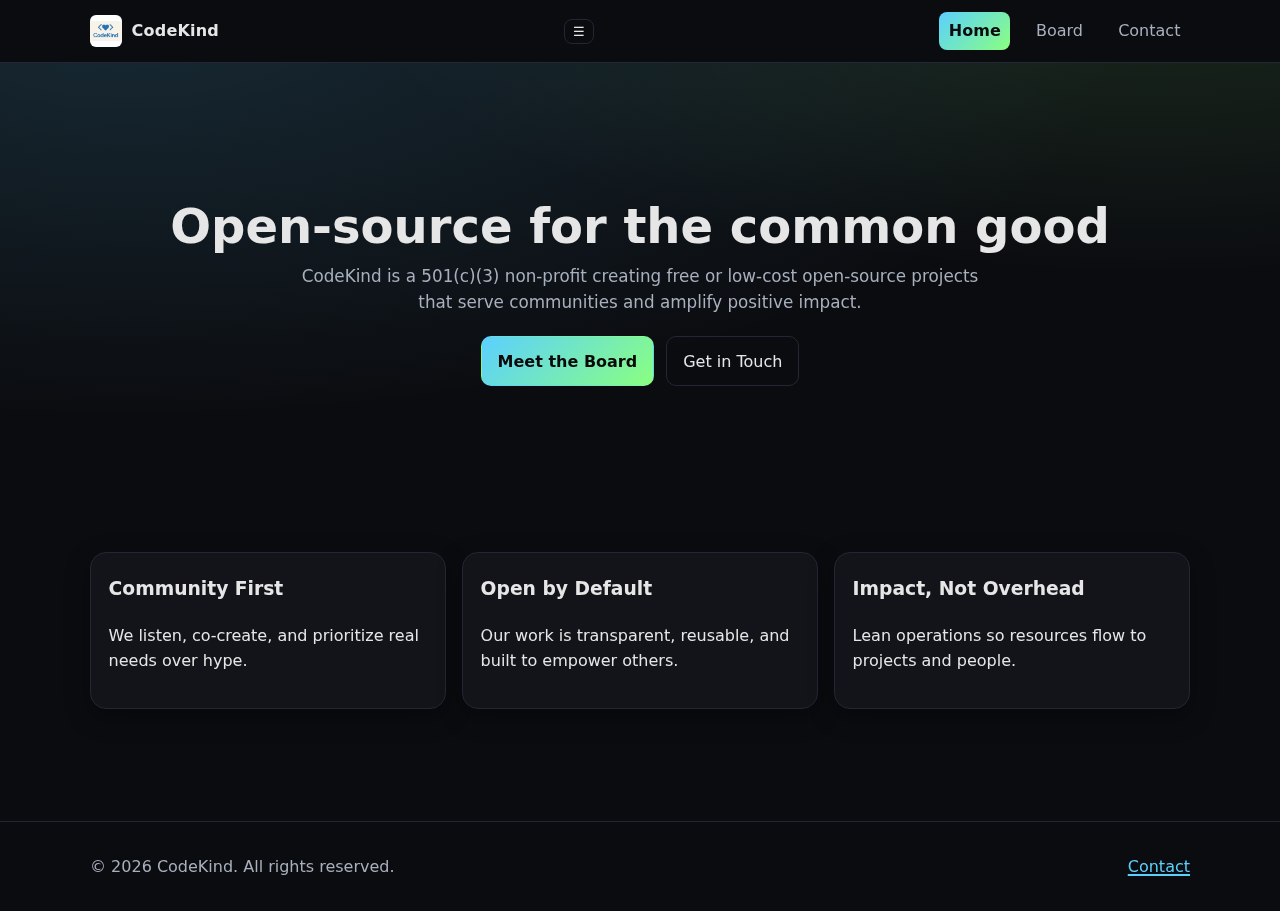
<file: index.html>
<!doctype html>
<html lang="en">
<head>
  <meta charset="utf-8" />
  <meta name="viewport" content="width=device-width, initial-scale=1" />
  <title>CodeKind — Open‑source for the common good</title>
  <meta name="description" content="CodeKind is a 501(c)(3) non‑profit building free or low‑cost open‑source projects that benefit the community." />
  <meta property="og:title" content="CodeKind — Open‑source for the common good" />
  <meta property="og:description" content="We build free or low‑cost open‑source projects that benefit the community." />
  <meta property="og:type" content="website" />
  <meta property="og:url" content="." />
  <link rel="icon" href="assets/img/logo.png" />
  <link rel="stylesheet" href="assets/css/styles.css" />
</head>
<body>
  <header class="site-header">
    <div class="container nav">
    <div class="brand">
  <img class="brand-logo" src="assets/img/logo.png" alt="CodeKind logo" />
        <span class="brand-text">CodeKind</span>
    </div>
      <button class="nav-toggle" aria-label="Toggle navigation" aria-expanded="false">☰</button>
      <nav class="main-nav" aria-label="Main">
  <a href="index.html" class="active">Home</a>
  <a href="board.html">Board</a>
  <a href="contact.html">Contact</a>
      </nav>
    </div>
  </header>

  <main>
    <section class="hero">
      <div class="container hero-inner">
        <h1>Open‑source for the common good</h1>
        <p class="lead">CodeKind is a 501(c)(3) non‑profit creating free or low‑cost open‑source projects that serve communities and amplify positive impact.</p>
        <div class="actions">
          <a class="btn primary" href="board.html">Meet the Board</a>
          <a class="btn" href="contact.html">Get in Touch</a>
        </div>
      </div>
    </section>

    <section class="values container">
      <div class="cards three">
        <article class="card">
          <h3>Community First</h3>
          <p>We listen, co‑create, and prioritize real needs over hype.</p>
        </article>
        <article class="card">
          <h3>Open by Default</h3>
          <p>Our work is transparent, reusable, and built to empower others.</p>
        </article>
        <article class="card">
          <h3>Impact, Not Overhead</h3>
          <p>Lean operations so resources flow to projects and people.</p>
        </article>
      </div>
    </section>
  </main>

  <footer class="site-footer">
    <div class="container footer-inner">
      <p>© <span id="year"></span> CodeKind. All rights reserved.</p>
      <p><a href="contact.html">Contact</a></p>
    </div>
  </footer>

  <script src="assets/js/main.js"></script>
  <script>
    // Fallback if logo is missing
    (function() {
      const img = document.querySelector('.brand-logo');
      if (img) {
        img.addEventListener('error', () => {
          img.style.display = 'none';
        });
      }
      document.getElementById('year').textContent = new Date().getFullYear();
    })();
  </script>
</body>
</html>
</file>
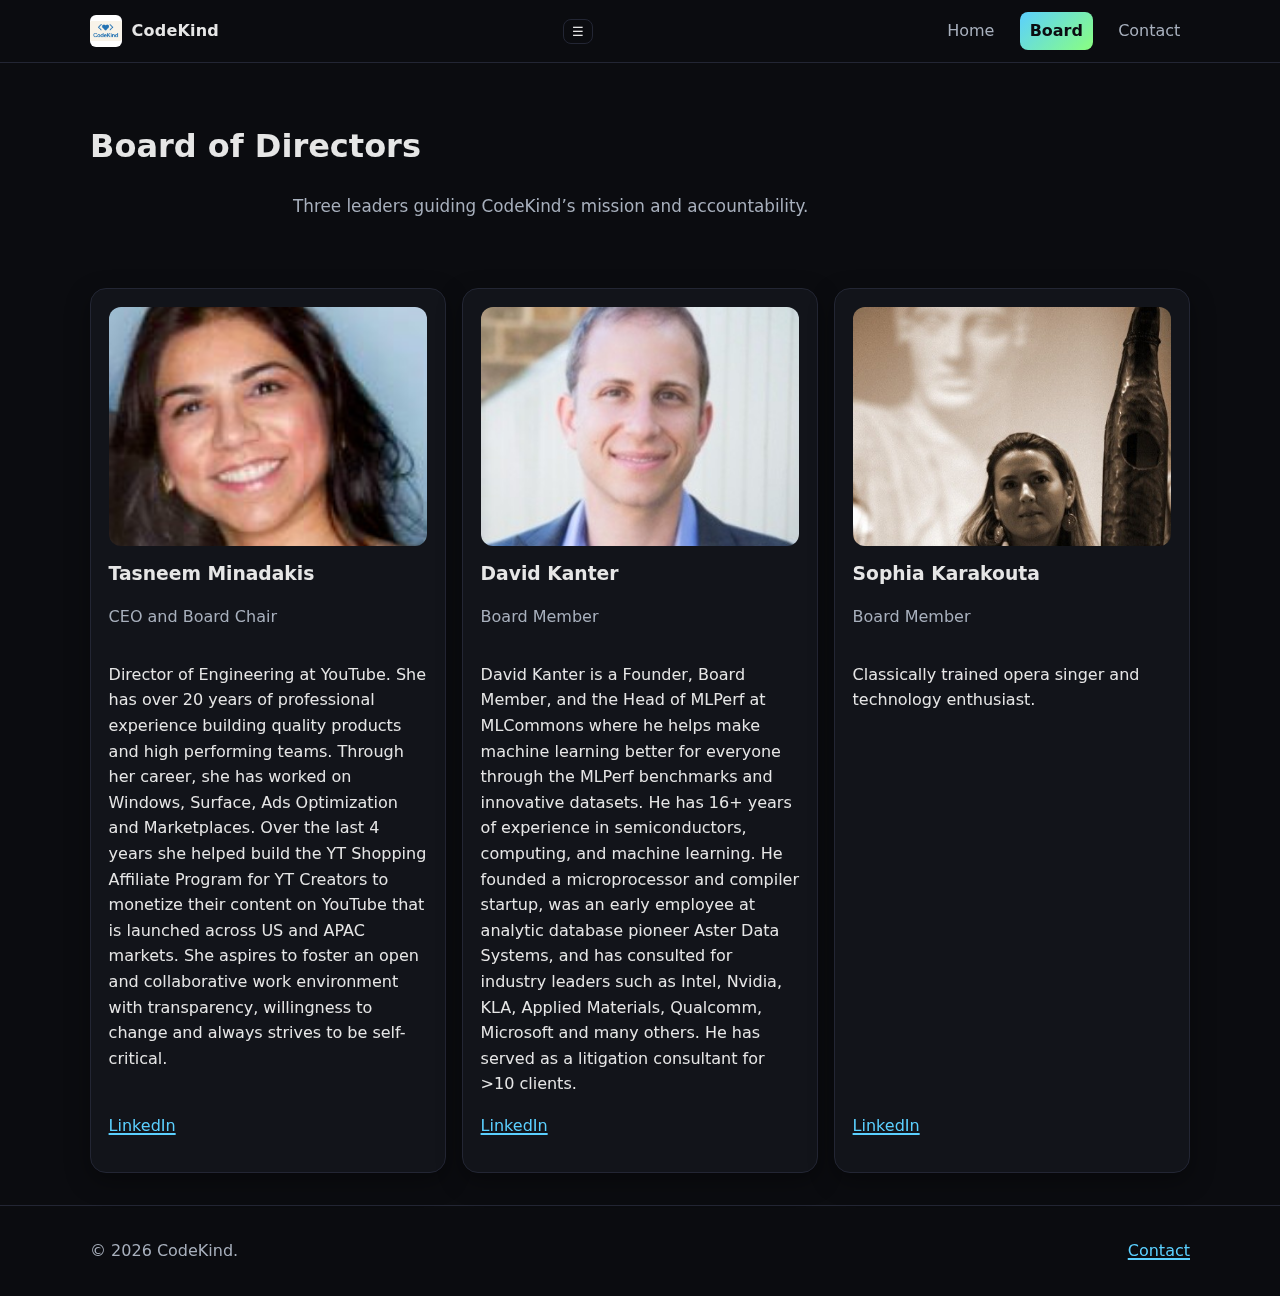
<file: board.html>
<!doctype html>
<html lang="en">
<head>
  <meta charset="utf-8" />
  <meta name="viewport" content="width=device-width, initial-scale=1" />
  <title>CodeKind — Board of Directors</title>
  <meta name="description" content="Meet the CodeKind Board of Directors." />
  <link rel="icon" href="assets/img/logo.png" />
  <link rel="stylesheet" href="assets/css/styles.css" />
</head>
<body>
  <header class="site-header">
    <div class="container nav">
  <div class="brand">
  <img class="brand-logo" src="assets/img/logo.png" alt="CodeKind logo" />
        <span class="brand-text">CodeKind</span>
  </div>
      <button class="nav-toggle" aria-label="Toggle navigation" aria-expanded="false">☰</button>
      <nav class="main-nav" aria-label="Main">
  <a href="index.html">Home</a>
  <a href="board.html" class="active">Board</a>
  <a href="contact.html">Contact</a>
      </nav>
    </div>
  </header>

  <main class="container">
    <header class="page-header">
      <h1>Board of Directors</h1>
      <p class="lead">Three leaders guiding CodeKind’s mission and accountability.</p>
    </header>

    <section class="cards three board">
      <article class="card person">
  <img src="assets/img/board1.jpg" alt="Board member photo" onerror="this.style.display='none'" />
        <h3>Tasneem Minadakis</h3>
        <p class="role">CEO and Board Chair</p>
        <p>Director of Engineering at YouTube. She has over 20 years of professional experience building quality products and high performing teams. Through her career, she has worked on Windows, Surface, Ads Optimization and Marketplaces. Over the last 4 years she helped build the YT Shopping Affiliate Program for YT Creators to monetize their content on YouTube that is launched across US and APAC markets. She aspires to foster an open and collaborative work environment with transparency, willingness to change and always strives to be self-critical. 
 </p>
  <p class="links"><a href="https://www.linkedin.com/in/tazneemiandevil/">LinkedIn</a></p>
      </article>

      <article class="card person">
  <img src="assets/img/board2.jpg" alt="Board member photo" onerror="this.style.display='none'" />
        <h3>David Kanter</h3>
        <p class="role">Board Member</p>
        <p>David Kanter is a Founder, Board Member, and the Head of MLPerf at MLCommons where he helps make machine learning better for everyone through the MLPerf benchmarks and innovative datasets. He has 16+ years of experience in semiconductors, computing, and machine learning. He founded a microprocessor and compiler startup, was an early employee at analytic database pioneer Aster Data Systems, and has consulted for industry leaders such as Intel, Nvidia, KLA, Applied Materials, Qualcomm, Microsoft and many others. He has served as a litigation consultant for >10 clients.</p>
        <p class="links"><a href="https://www.linkedin.com/in/kanterd/">LinkedIn</a> <!-- · <a href="https://github.com/davidkanter">GitHub</a>--></p>
      </article>

      <article class="card person">
  <img src="assets/img/board3.jpg" alt="Board member photo" onerror="this.style.display='none'" />
        <h3>Sophia Karakouta</h3>
        <p class="role">Board Member</p>
        <p>Classically trained opera singer and technology enthusiast.</p>
        <p class="links"><a href="https://www.linkedin.com/in/sophia-karakouta-534841122/">LinkedIn</a></p>
      </article>
    </section>
  </main>

  <footer class="site-footer">
    <div class="container footer-inner">
      <p>© <span id="year"></span> CodeKind.</p>
      <p><a href="contact.html">Contact</a></p>
    </div>
  </footer>

  <script src="assets/js/main.js"></script>
  <script>document.getElementById('year').textContent = new Date().getFullYear();</script>
</body>
</html>
</file>
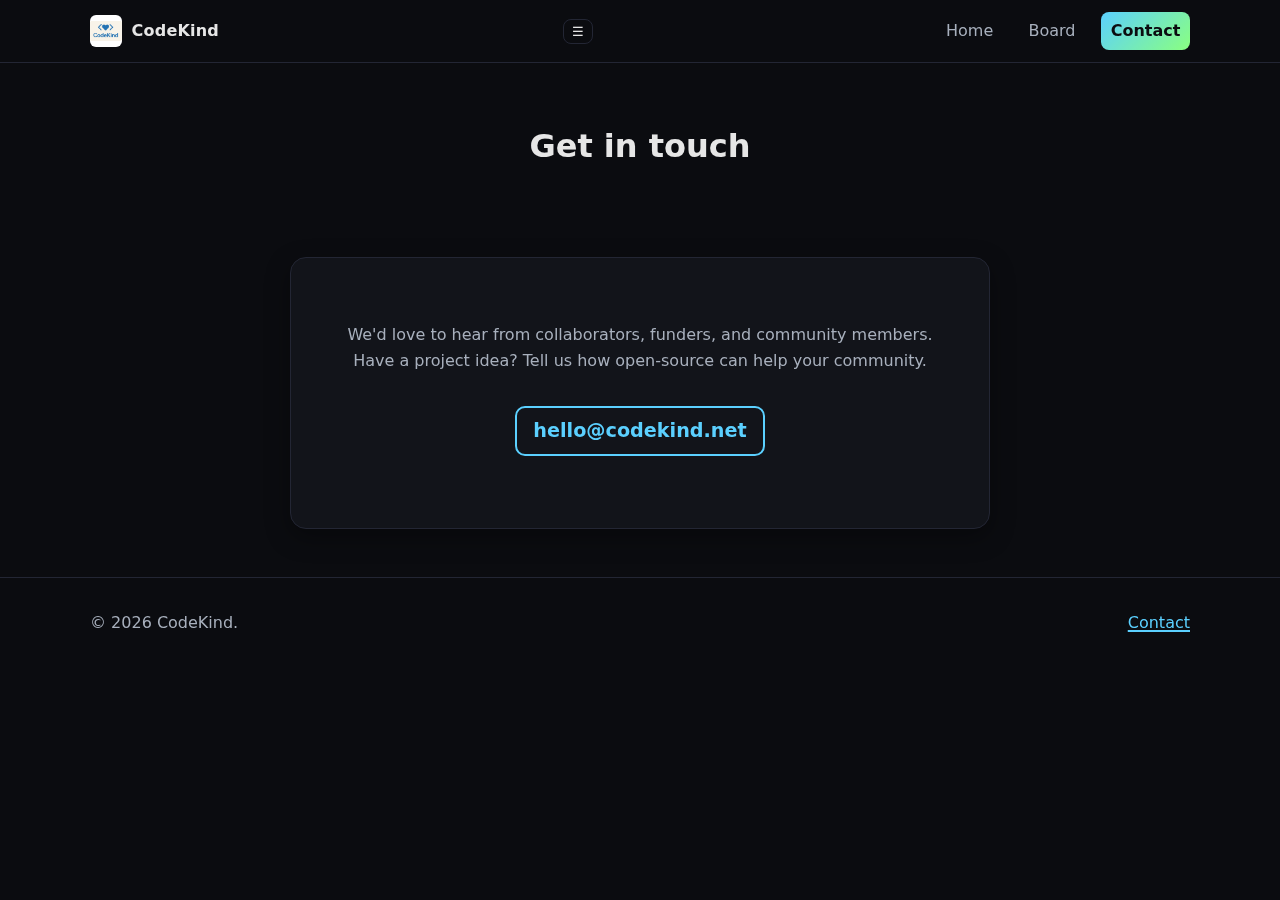
<file: contact.html>
<!doctype html>
<html lang="en">
<head>
  <meta charset="utf-8" />
  <meta name="viewport" content="width=device-width, initial-scale=1" />
  <title>CodeKind — Contact</title>
  <meta name="description" content="Contact CodeKind, a non‑profit building free or low‑cost open‑source projects that benefit the community." />
  <link rel="icon" href="assets/img/logo.png" />
  <link rel="stylesheet" href="assets/css/styles.css" />
</head>
<body>
  <header class="site-header">
    <div class="container nav">
  <div class="brand">
  <img class="brand-logo" src="assets/img/logo.png" alt="CodeKind logo" />
        <span class="brand-text">CodeKind</span>
  </div>
      <button class="nav-toggle" aria-label="Toggle navigation" aria-expanded="false">☰</button>
      <nav class="main-nav" aria-label="Main">
  <a href="index.html">Home</a>
  <a href="board.html">Board</a>
  <a href="contact.html" class="active">Contact</a>
      </nav>
    </div>
  </header>

  <main class="container">
    <header class="page-header" style="text-align: center;">
      <h1>Get in touch</h1>
    </header>
    <section class="contact" style="display: flex; justify-content: center; margin: 3rem auto;">
      <div class="contact-card" style="background: var(--card); border: 1px solid var(--border); border-radius: 16px; padding: 3rem; text-align: center; max-width: 700px; box-shadow: var(--shadow); width: 100%;">
      
        <p style="color: var(--muted); margin: 1rem 0 2rem;">We'd love to hear from collaborators, funders, and community members. Have a project idea? Tell us how open‑source can help your community.</p>
        
        <p style="font-size: 1.2rem; margin: 1.5rem 0;">
          <a href="mailto:hello@codekind.net" style="display: inline-block; font-weight: 600; color: var(--brand); text-decoration: none; padding: 0.5rem 1rem; border: 2px solid var(--brand); border-radius: 10px; transition: all 0.2s ease;">hello@codekind.net</a>
        </p>
      </div>
    </section>
  </main>

  <footer class="site-footer">
    <div class="container footer-inner">
      <p>© <span id="year"></span> CodeKind.</p>
      <p><a href="contact.html">Contact</a></p>
    </div>
  </footer>

  <script src="assets/js/main.js"></script>
  <script>document.getElementById('year').textContent = new Date().getFullYear();</script>
</body>
</html>
</file>
<file: assets/css/styles.css>
/* CodeKind minimal, sleek theme */
:root{
  --bg: #0b0c10;
  --card: #12141a;
  --text: #e6e6e6;
  --muted: #a8b0bd;
  --brand: #5bd0ff;
  --accent: #8aff80;
  --border: #232634;
  --shadow: 0 8px 24px rgba(0,0,0,.35);
}
*{box-sizing:border-box}
html,body{margin:0;padding:0;background:var(--bg);color:var(--text);font-family:ui-sans-serif,system-ui,-apple-system,Segoe UI,Roboto,Helvetica,Arial,"Apple Color Emoji","Segoe UI Emoji";line-height:1.6}
img{max-width:100%;height:auto;border-radius:12px}
.container{width:min(1100px,92vw);margin-inline:auto}
/* Global links */
a{color:var(--brand);text-decoration:underline;text-decoration-thickness:1.5px;text-underline-offset:2px}
a:hover{color:#9be8ff}
a:visited{color:var(--brand)}
a:focus-visible{outline:2px solid var(--brand);outline-offset:2px;border-radius:4px}

/* Header */
.site-header{position:sticky;top:0;z-index:20;background:rgba(11,12,16,.8);backdrop-filter:saturate(180%) blur(12px);border-bottom:1px solid var(--border)}
.nav{display:flex;align-items:center;justify-content:space-between;padding:.75rem 0}
.brand{display:flex;align-items:center;gap:.6rem;color:var(--text);text-decoration:none;font-weight:700}
.brand-logo{width:32px;height:32px;object-fit:contain;border-radius:6px;background:#fff}
.brand-text{letter-spacing:.2px}
.main-nav{display:flex;gap:1rem}
.main-nav a{color:var(--muted);text-decoration:none;padding:.4rem .6rem;border-radius:8px;transition:.2s color, .2s background}
.main-nav a:hover{color:var(--text);background:rgba(255,255,255,.06)}
.main-nav a.active{color:var(--bg);background:linear-gradient(135deg,var(--brand),var(--accent));font-weight:700}
.nav-toggle{display:none;background:transparent;border:1px solid var(--border);color:var(--text);padding:.25rem .5rem;border-radius:8px}
@media (max-width:720px){
  .main-nav{position:absolute;right:4vw;top:56px;flex-direction:column;background:var(--card);border:1px solid var(--border);border-radius:12px;padding:.5rem;display:none;box-shadow:var(--shadow)}
  .main-nav.open{display:flex}
  .nav-toggle{display:inline-block}
}

/* Hero */
.hero{padding:8vh 0 6vh;background:radial-gradient(1000px 400px at 10% -10%, rgba(91,208,255,.15), transparent),radial-gradient(800px 300px at 90% -20%, rgba(138,255,128,.12), transparent)}
.hero-inner{padding:4rem 0;text-align:center}
.hero h1{font-size:clamp(2rem,4vw,3rem);line-height:1.15;margin:0 0 .5rem}
.lead{color:var(--muted);font-size:1.05rem;margin:0 auto 1.25rem;max-width:65ch}
.actions{display:flex;justify-content:center;gap:.75rem;flex-wrap:wrap}

/* Buttons */
.btn{display:inline-block;padding:.7rem 1rem;border-radius:10px;border:1px solid var(--border);color:var(--text);text-decoration:none;transition:.2s background,.2s transform}
.btn:hover{background:rgba(255,255,255,.06);transform:translateY(-1px)}
.btn.primary{background:linear-gradient(135deg,var(--brand),var(--accent));color:#0a0a0a;border-color:transparent;font-weight:700}
.btn.primary:hover{filter:saturate(1.1)}

/* Cards */
.cards{display:grid;gap:1rem;margin:2rem 0}
.cards.three{grid-template-columns:repeat(3,minmax(0,1fr))}
@media (max-width:900px){.cards.three{grid-template-columns:1fr 1fr}}
@media (max-width:640px){.cards.three{grid-template-columns:1fr}}
.card{background:var(--card);border:1px solid var(--border);border-radius:16px;padding:1.1rem;box-shadow:var(--shadow)}
.card h3{margin-top:.2rem}

/* Board */
.card.person{display:flex;flex-direction:column}
.card.person img{width:100%;aspect-ratio:4/3;object-fit:cover;margin-bottom:.6rem}
.card.person .role{color:var(--muted);margin-top:-.2rem}
.card.person .links{margin-top:auto}
.card.person .links a{color:var(--brand)}
.card.person .links a:hover{color:#9be8ff}

/* Sections */
.values{padding:1rem 0 3rem}
.page-header{padding:2.25rem 0 1rem}
.contact{display:grid;grid-template-columns:repeat(3,minmax(0,1fr));gap:1rem;margin:1rem 0 2rem}
@media (max-width:900px){.contact{grid-template-columns:1fr 1fr}}
@media (max-width:640px){.contact{grid-template-columns:1fr}}
.contact-card{background:var(--card);border:1px solid var(--border);border-radius:16px;padding:1rem}
.cta{text-align:center;padding:2rem 0 3rem}

/* Footer */
.site-footer{border-top:1px solid var(--border);margin-top:2rem}
.footer-inner{display:flex;align-items:center;justify-content:space-between;padding:1rem 0;color:var(--muted)}

/* Utilities */
.hidden{display:none!important}
</file>
